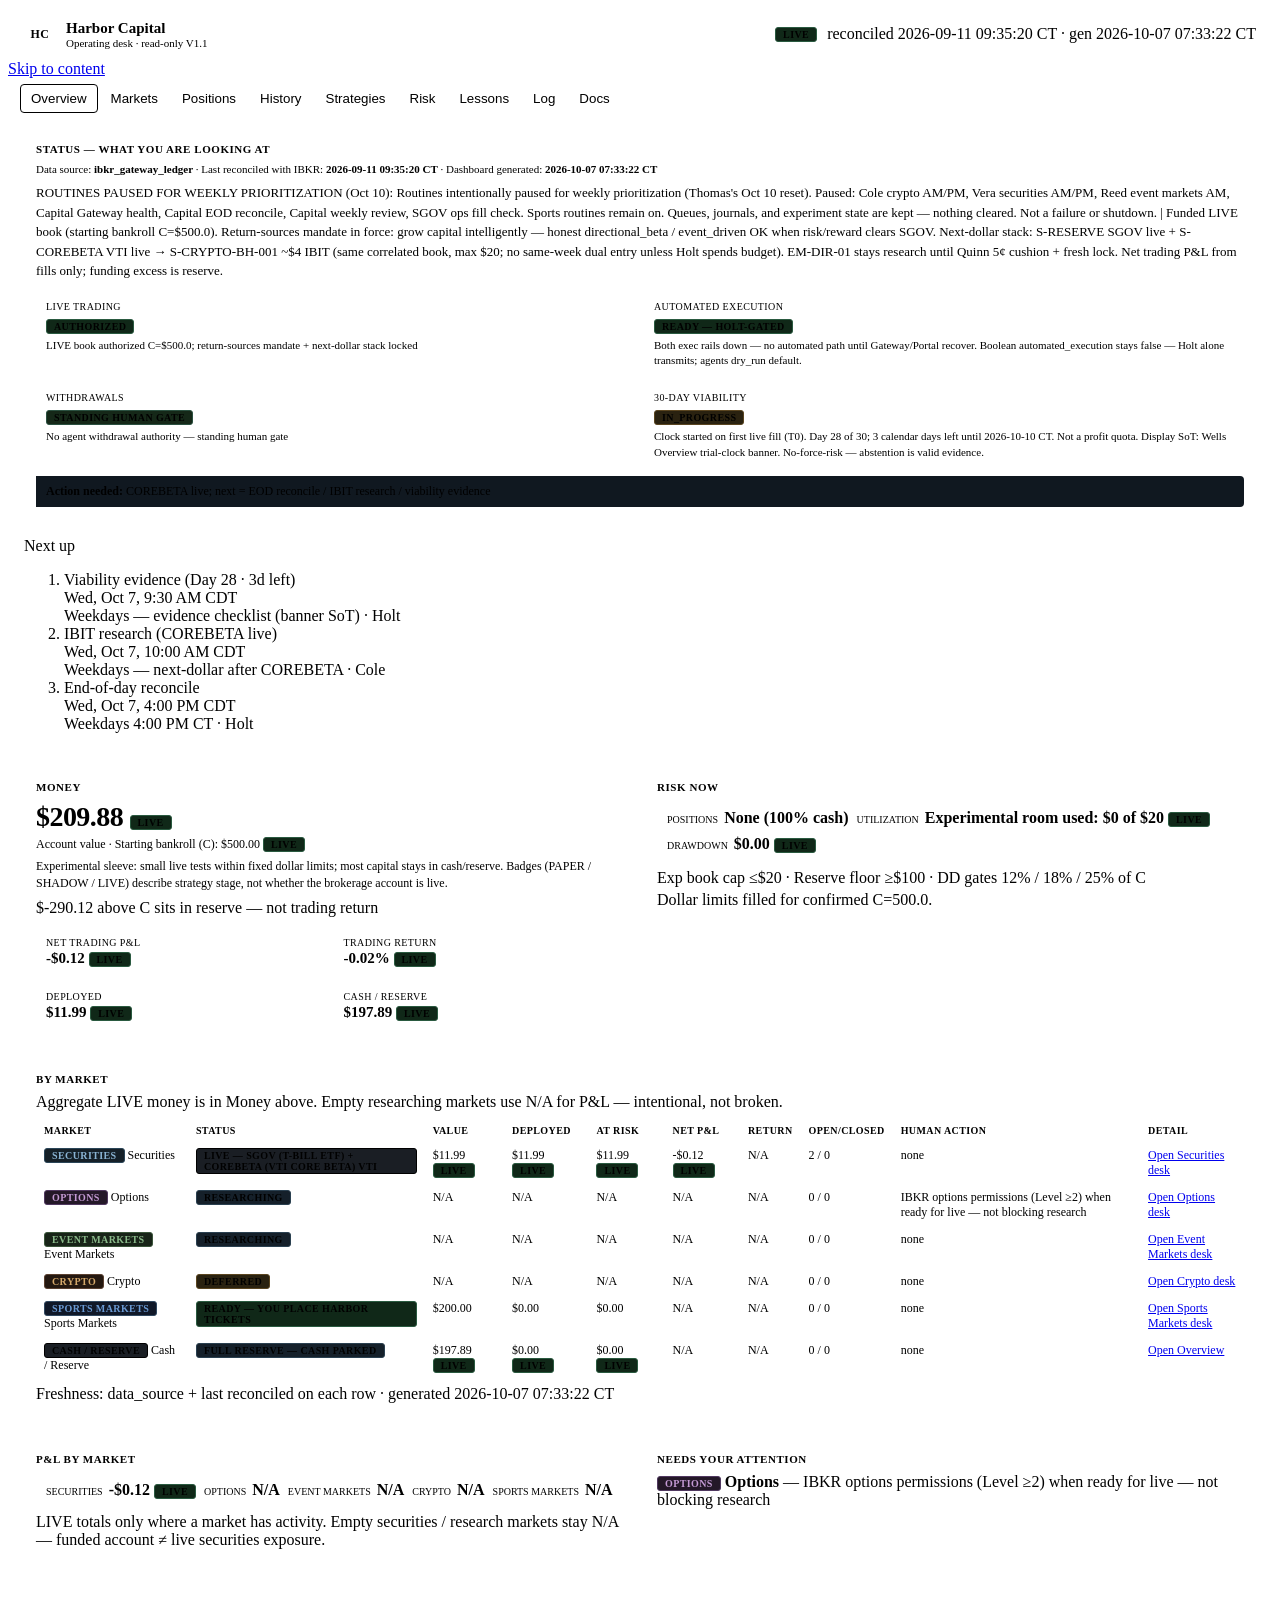
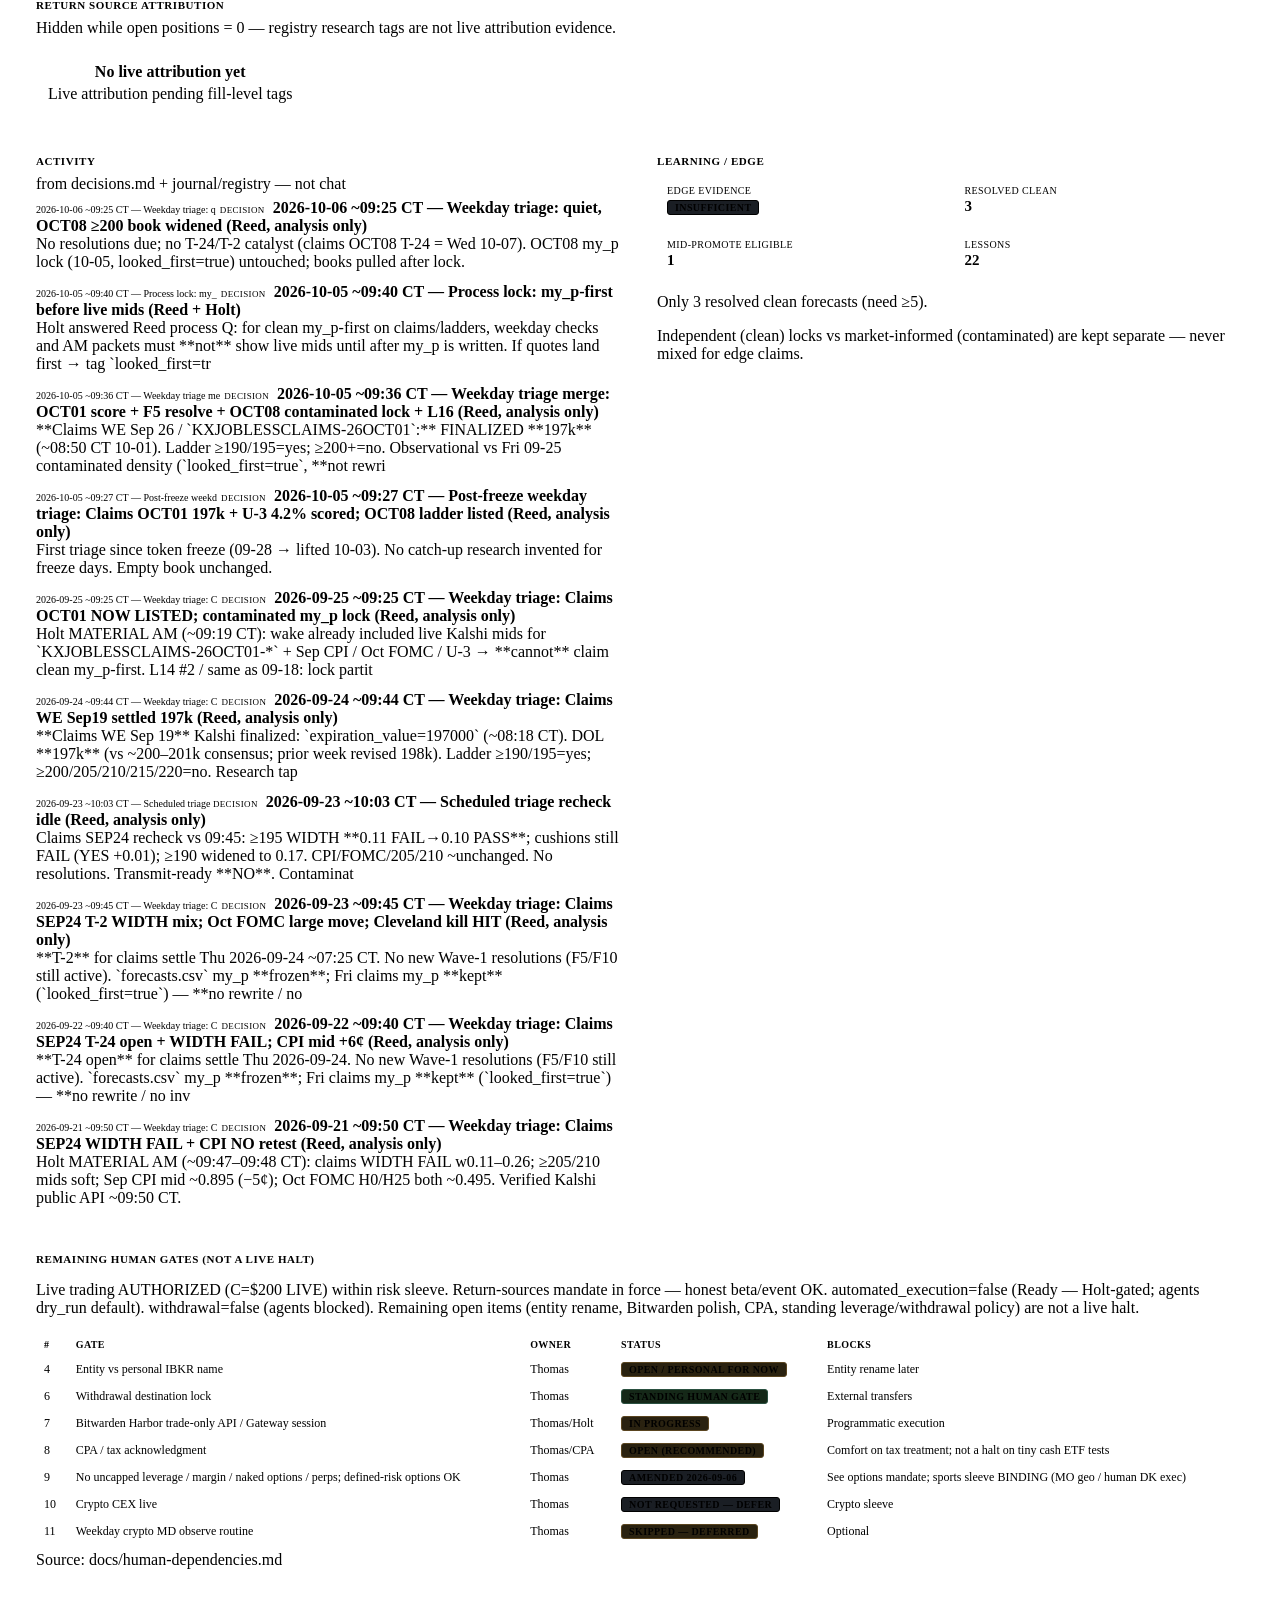
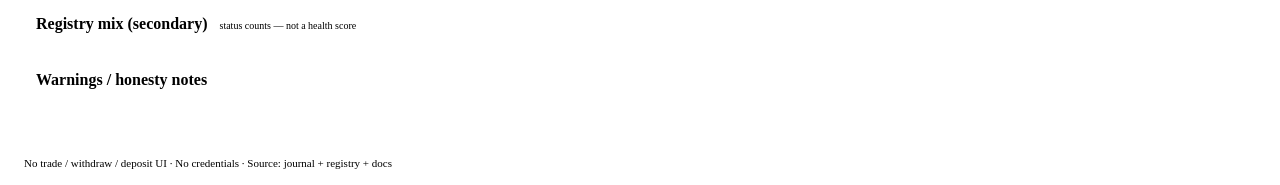
<file: index.html>
<!DOCTYPE html>
<html lang="en">
<head>
<script>
/* Public github.io → authenticated console (cheap redirect; gate enforces auth) */
(function () {
  try {
    if (location.hostname === "elephantharbor.github.io") {
      location.replace(
        "https://console.elephantharbor.com" +
          location.pathname +
          location.search +
          location.hash
      );
    }
  } catch (e) {}
})();
</script>

  <meta charset="utf-8" />
  <meta name="viewport" content="width=device-width, initial-scale=1" />
  <title>Harbor Capital — Operating Desk</title>
  <link rel="stylesheet" href="https://elephantharbor.github.io/shared/eh-console.css?v=20260926way1" />
  <script>(function(){try{var t=localStorage.getItem('eh-console-theme');document.documentElement.setAttribute('data-theme',(t==='light'||t==='dark')?t:'dark');}catch(e){document.documentElement.setAttribute('data-theme','dark');}})();</script>
  <link rel="stylesheet" href="static/segment.css?v=20261011sp5" />
</head>
<body class="eh-capital">
  <header class="topbar">
    <div class="brand">
      <span class="mark">HC</span>
      <div>
        <h1>Harbor Capital</h1>
        <p class="sub">Operating desk · read-only V1.1</p>
      </div>
    </div>
    <div class="top-meta" id="top-meta">
      <span class="badge badge-live">LIVE</span>
      <span class="muted" id="gen-at">—</span>
    </div>
  </header>

    <a class="skip-link" href="#app">Skip to content</a>
  <nav class="wayhome" aria-label="Elephant Harbor"></nav>
  <nav class="nav" id="nav" aria-label="Primary">
    <button data-view="overview" class="active">Overview</button>
    <button data-view="markets" data-markets-root="1">Markets</button>
    <button data-view="positions">Positions</button>
    <button data-view="history">History</button>
    <button data-view="strategies">Strategies</button>
    <button data-view="risk">Risk</button>
    <button data-view="lessons">Lessons</button>
    <button data-view="log">Log</button>
    <button data-view="docs">Docs</button>
  </nav>
  <nav class="nav markets-subnav" id="markets-subnav" aria-label="Markets" hidden>
    <button type="button" data-view="market-securities">Securities</button>
    <button type="button" data-view="market-options">Options</button>
    <button type="button" data-view="market-event">Event Markets</button>
    <button type="button" data-view="market-crypto">Crypto</button>
    <button type="button" data-view="market-sports">Sports</button>
    <button type="button" data-view="sports-predictions">Sports Predictions</button>
  </nav>

  <main id="app">
    <p class="loading">Loading snapshot…</p>
  </main>

  <footer class="foot">
    <span>No trade / withdraw / deposit UI · No credentials · Source: journal + registry + docs</span>
  </footer>

  <script src="https://elephantharbor.github.io/shared/eh-wayhome.js?v=20260926way1"></script>
  <script src="https://elephantharbor.github.io/shared/eh-theme.js?v=20260911av"></script>
  <script src="https://elephantharbor.github.io/shared/eh-session-log.js?v=20260911av"></script>
  <script src="https://elephantharbor.github.io/shared/eh-active-ventures.js?v=20260911av"></script>
  <script src="static/app.js?v=20261011sp5"></script>
</body>
</html>
</file>
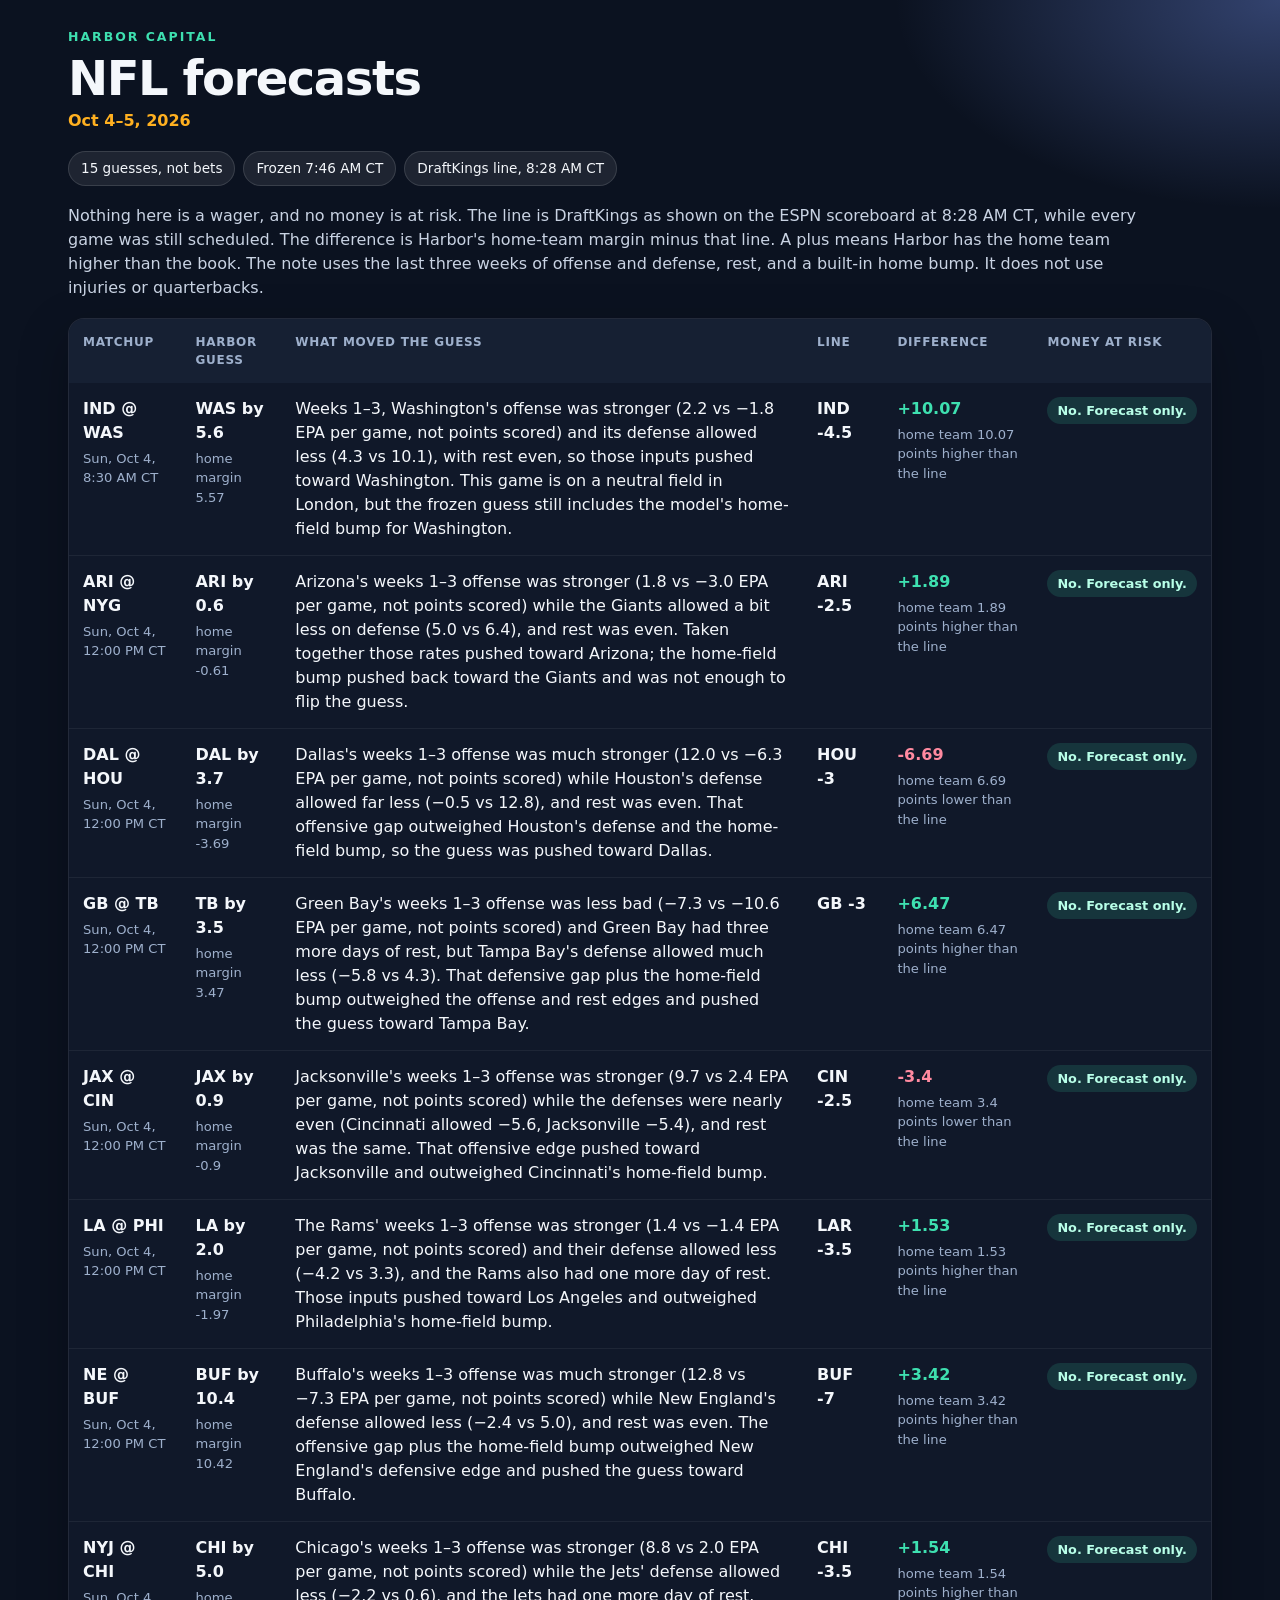
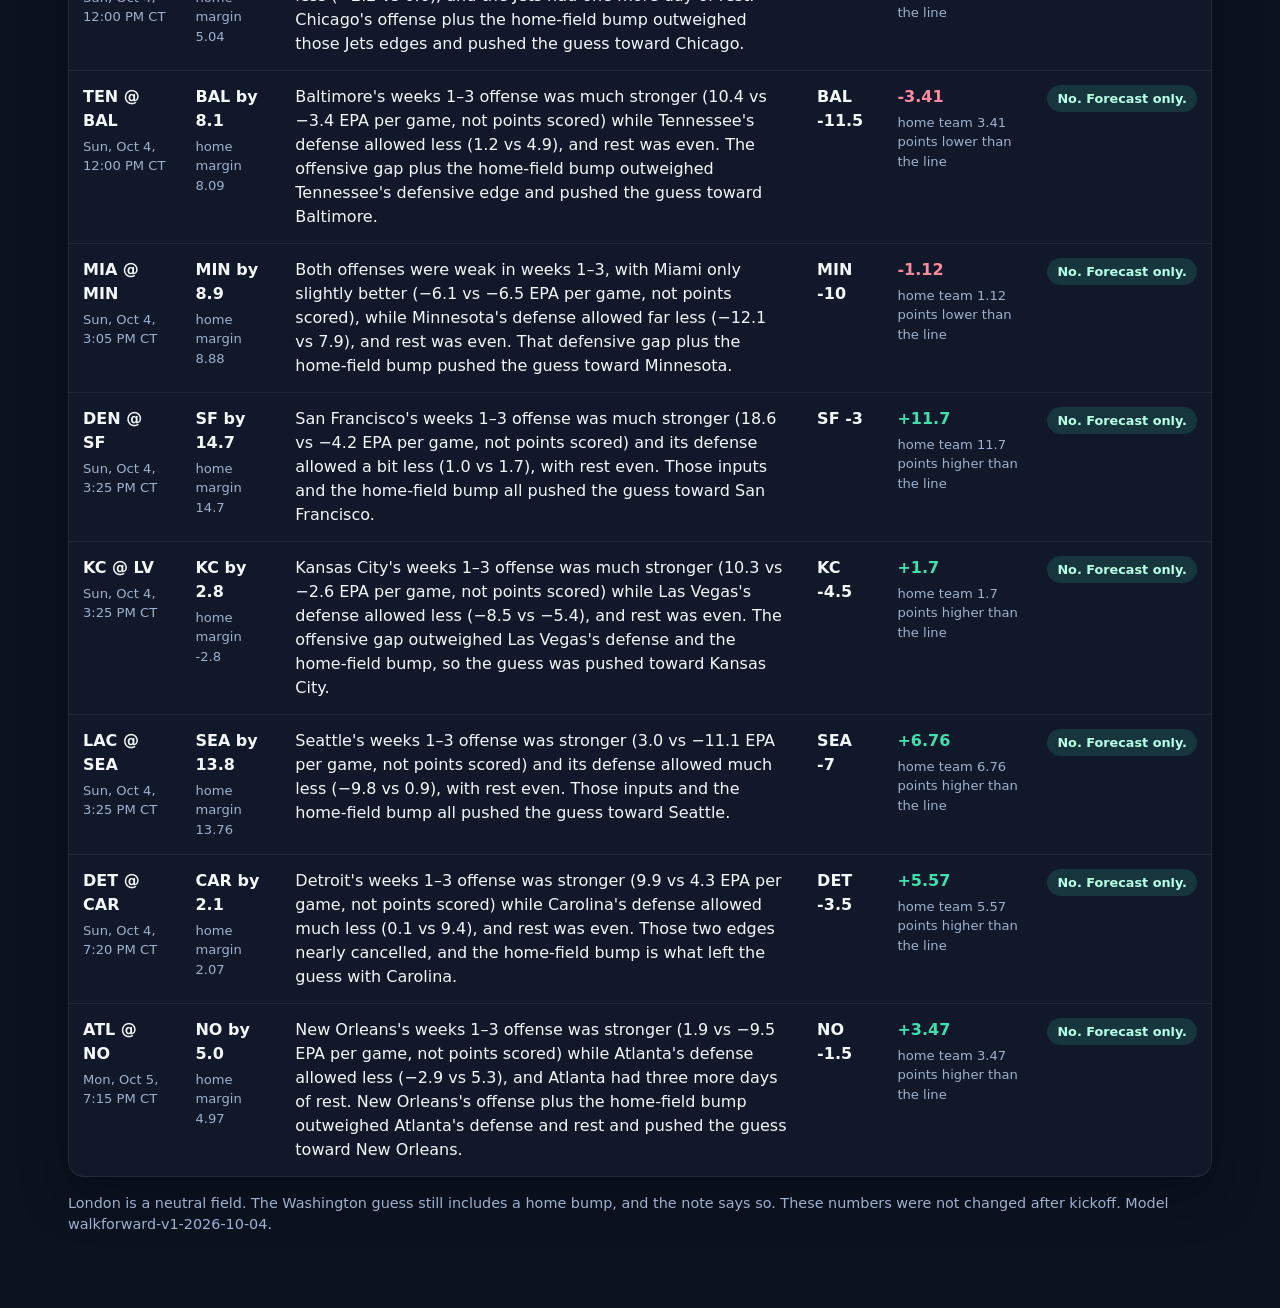
<file: public/nfl-forecasts-2026-10-04.html>
<!DOCTYPE html>
<html lang="en">
<head>
<meta charset="utf-8">
<meta name="viewport" content="width=device-width, initial-scale=1">
<title>Harbor NFL forecasts, Oct 4–5, 2026</title>
<style>
  :root { color-scheme: dark; }
  * { box-sizing: border-box; }
  body {
    margin: 0;
    font: 16px/1.5 "Segoe UI", system-ui, sans-serif;
    color: #f4f7fb;
    background:
      radial-gradient(900px 420px at 8% -10%, rgba(62, 224, 176, 0.28), transparent 60%),
      radial-gradient(700px 380px at 100% 0%, rgba(124, 156, 255, 0.35), transparent 55%),
      #0b1220;
  }
  main { max-width: 1180px; margin: 0 auto; padding: 28px 18px 72px; }
  .hero { margin-bottom: 18px; }
  .kicker {
    margin: 0 0 6px;
    font-size: 0.78rem;
    font-weight: 700;
    letter-spacing: 0.16em;
    text-transform: uppercase;
    color: #3ee0b0;
  }
  h1 { margin: 0; font-size: clamp(2rem, 4vw, 3rem); line-height: 1.05; letter-spacing: -0.03em; }
  .when { margin: 6px 0 0; color: #ffb020; font-weight: 700; }
  .chips { display: flex; flex-wrap: wrap; gap: 8px; margin: 18px 0; }
  .chips span {
    background: rgba(255,255,255,0.08);
    border: 1px solid rgba(255,255,255,0.12);
    border-radius: 999px;
    padding: 6px 12px;
    font-size: 0.85rem;
  }
  .lead { color: #c9d3e3; max-width: 68rem; margin: 0 0 18px; }
  .wrap {
    overflow-x: auto;
    border-radius: 16px;
    background: rgba(18, 26, 43, 0.92);
    border: 1px solid rgba(255,255,255,0.08);
    box-shadow: 0 18px 50px rgba(0,0,0,0.28);
  }
  table { width: 100%; border-collapse: collapse; min-width: 860px; }
  th, td { text-align: left; vertical-align: top; padding: 14px 14px; }
  th {
    font-size: 0.75rem;
    letter-spacing: 0.06em;
    text-transform: uppercase;
    color: #9eb0cc;
    background: #162033;
    position: sticky;
    top: 0;
  }
  tr + tr td { border-top: 1px solid rgba(255,255,255,0.06); }
  tbody tr:hover td { background: rgba(62, 224, 176, 0.06); }
  .sub { display: block; margin-top: 4px; color: #9eb0cc; font-size: 0.82rem; font-weight: 500; }
  .up { color: #3ee0b0; }
  .down { color: #ff8aa0; }
  .safe {
    display: inline-block;
    background: rgba(62, 224, 176, 0.14);
    color: #b8ffe8;
    border-radius: 999px;
    padding: 4px 10px;
    font-size: 0.8rem;
    font-weight: 700;
    white-space: nowrap;
  }
  footer { margin-top: 16px; color: #9eb0cc; font-size: 0.9rem; }
</style>
</head>
<body>
<main>
  <header class="hero">
    <p class="kicker">Harbor Capital</p>
    <h1>NFL forecasts</h1>
    <p class="when">Oct 4–5, 2026</p>
  </header>
  <div class="chips">
    <span>15 guesses, not bets</span>
    <span>Frozen 7:46 AM CT</span>
    <span>DraftKings line, 8:28 AM CT</span>
  </div>
  <p class="lead">Nothing here is a wager, and no money is at risk. The line is DraftKings as shown on the ESPN scoreboard at 8:28 AM CT, while every game was still scheduled. The difference is Harbor's home-team margin minus that line. A plus means Harbor has the home team higher than the book. The note uses the last three weeks of offense and defense, rest, and a built-in home bump. It does not use injuries or quarterbacks.</p>
  <div class="wrap">
  <table>
    <thead><tr>
      <th>Matchup</th><th>Harbor guess</th><th>What moved the guess</th><th>Line</th><th>Difference</th><th>Money at risk</th>
    </tr></thead>
    <tbody>
    <tr>
<td><strong>IND @ WAS</strong><br><span class="sub">Sun, Oct 4, 8:30 AM CT</span></td>
<td><strong>WAS by 5.6</strong><br><span class="sub">home margin 5.57</span></td>
<td>Weeks 1–3, Washington's offense was stronger (2.2 vs −1.8 EPA per game, not points scored) and its defense allowed less (4.3 vs 10.1), with rest even, so those inputs pushed toward Washington. This game is on a neutral field in London, but the frozen guess still includes the model's home-field bump for Washington.</td>
<td><strong>IND -4.5</strong></td>
<td><strong class="up">+10.07</strong><br><span class="sub">home team 10.07 points higher than the line</span></td>
<td><span class="safe">No. Forecast only.</span></td>
</tr><tr>
<td><strong>ARI @ NYG</strong><br><span class="sub">Sun, Oct 4, 12:00 PM CT</span></td>
<td><strong>ARI by 0.6</strong><br><span class="sub">home margin -0.61</span></td>
<td>Arizona's weeks 1–3 offense was stronger (1.8 vs −3.0 EPA per game, not points scored) while the Giants allowed a bit less on defense (5.0 vs 6.4), and rest was even. Taken together those rates pushed toward Arizona; the home-field bump pushed back toward the Giants and was not enough to flip the guess.</td>
<td><strong>ARI -2.5</strong></td>
<td><strong class="up">+1.89</strong><br><span class="sub">home team 1.89 points higher than the line</span></td>
<td><span class="safe">No. Forecast only.</span></td>
</tr><tr>
<td><strong>DAL @ HOU</strong><br><span class="sub">Sun, Oct 4, 12:00 PM CT</span></td>
<td><strong>DAL by 3.7</strong><br><span class="sub">home margin -3.69</span></td>
<td>Dallas's weeks 1–3 offense was much stronger (12.0 vs −6.3 EPA per game, not points scored) while Houston's defense allowed far less (−0.5 vs 12.8), and rest was even. That offensive gap outweighed Houston's defense and the home-field bump, so the guess was pushed toward Dallas.</td>
<td><strong>HOU -3</strong></td>
<td><strong class="down">-6.69</strong><br><span class="sub">home team 6.69 points lower than the line</span></td>
<td><span class="safe">No. Forecast only.</span></td>
</tr><tr>
<td><strong>GB @ TB</strong><br><span class="sub">Sun, Oct 4, 12:00 PM CT</span></td>
<td><strong>TB by 3.5</strong><br><span class="sub">home margin 3.47</span></td>
<td>Green Bay's weeks 1–3 offense was less bad (−7.3 vs −10.6 EPA per game, not points scored) and Green Bay had three more days of rest, but Tampa Bay's defense allowed much less (−5.8 vs 4.3). That defensive gap plus the home-field bump outweighed the offense and rest edges and pushed the guess toward Tampa Bay.</td>
<td><strong>GB -3</strong></td>
<td><strong class="up">+6.47</strong><br><span class="sub">home team 6.47 points higher than the line</span></td>
<td><span class="safe">No. Forecast only.</span></td>
</tr><tr>
<td><strong>JAX @ CIN</strong><br><span class="sub">Sun, Oct 4, 12:00 PM CT</span></td>
<td><strong>JAX by 0.9</strong><br><span class="sub">home margin -0.9</span></td>
<td>Jacksonville's weeks 1–3 offense was stronger (9.7 vs 2.4 EPA per game, not points scored) while the defenses were nearly even (Cincinnati allowed −5.6, Jacksonville −5.4), and rest was the same. That offensive edge pushed toward Jacksonville and outweighed Cincinnati's home-field bump.</td>
<td><strong>CIN -2.5</strong></td>
<td><strong class="down">-3.4</strong><br><span class="sub">home team 3.4 points lower than the line</span></td>
<td><span class="safe">No. Forecast only.</span></td>
</tr><tr>
<td><strong>LA @ PHI</strong><br><span class="sub">Sun, Oct 4, 12:00 PM CT</span></td>
<td><strong>LA by 2.0</strong><br><span class="sub">home margin -1.97</span></td>
<td>The Rams' weeks 1–3 offense was stronger (1.4 vs −1.4 EPA per game, not points scored) and their defense allowed less (−4.2 vs 3.3), and the Rams also had one more day of rest. Those inputs pushed toward Los Angeles and outweighed Philadelphia's home-field bump.</td>
<td><strong>LAR -3.5</strong></td>
<td><strong class="up">+1.53</strong><br><span class="sub">home team 1.53 points higher than the line</span></td>
<td><span class="safe">No. Forecast only.</span></td>
</tr><tr>
<td><strong>NE @ BUF</strong><br><span class="sub">Sun, Oct 4, 12:00 PM CT</span></td>
<td><strong>BUF by 10.4</strong><br><span class="sub">home margin 10.42</span></td>
<td>Buffalo's weeks 1–3 offense was much stronger (12.8 vs −7.3 EPA per game, not points scored) while New England's defense allowed less (−2.4 vs 5.0), and rest was even. The offensive gap plus the home-field bump outweighed New England's defensive edge and pushed the guess toward Buffalo.</td>
<td><strong>BUF -7</strong></td>
<td><strong class="up">+3.42</strong><br><span class="sub">home team 3.42 points higher than the line</span></td>
<td><span class="safe">No. Forecast only.</span></td>
</tr><tr>
<td><strong>NYJ @ CHI</strong><br><span class="sub">Sun, Oct 4, 12:00 PM CT</span></td>
<td><strong>CHI by 5.0</strong><br><span class="sub">home margin 5.04</span></td>
<td>Chicago's weeks 1–3 offense was stronger (8.8 vs 2.0 EPA per game, not points scored) while the Jets' defense allowed less (−2.2 vs 0.6), and the Jets had one more day of rest. Chicago's offense plus the home-field bump outweighed those Jets edges and pushed the guess toward Chicago.</td>
<td><strong>CHI -3.5</strong></td>
<td><strong class="up">+1.54</strong><br><span class="sub">home team 1.54 points higher than the line</span></td>
<td><span class="safe">No. Forecast only.</span></td>
</tr><tr>
<td><strong>TEN @ BAL</strong><br><span class="sub">Sun, Oct 4, 12:00 PM CT</span></td>
<td><strong>BAL by 8.1</strong><br><span class="sub">home margin 8.09</span></td>
<td>Baltimore's weeks 1–3 offense was much stronger (10.4 vs −3.4 EPA per game, not points scored) while Tennessee's defense allowed less (1.2 vs 4.9), and rest was even. The offensive gap plus the home-field bump outweighed Tennessee's defensive edge and pushed the guess toward Baltimore.</td>
<td><strong>BAL -11.5</strong></td>
<td><strong class="down">-3.41</strong><br><span class="sub">home team 3.41 points lower than the line</span></td>
<td><span class="safe">No. Forecast only.</span></td>
</tr><tr>
<td><strong>MIA @ MIN</strong><br><span class="sub">Sun, Oct 4, 3:05 PM CT</span></td>
<td><strong>MIN by 8.9</strong><br><span class="sub">home margin 8.88</span></td>
<td>Both offenses were weak in weeks 1–3, with Miami only slightly better (−6.1 vs −6.5 EPA per game, not points scored), while Minnesota's defense allowed far less (−12.1 vs 7.9), and rest was even. That defensive gap plus the home-field bump pushed the guess toward Minnesota.</td>
<td><strong>MIN -10</strong></td>
<td><strong class="down">-1.12</strong><br><span class="sub">home team 1.12 points lower than the line</span></td>
<td><span class="safe">No. Forecast only.</span></td>
</tr><tr>
<td><strong>DEN @ SF</strong><br><span class="sub">Sun, Oct 4, 3:25 PM CT</span></td>
<td><strong>SF by 14.7</strong><br><span class="sub">home margin 14.7</span></td>
<td>San Francisco's weeks 1–3 offense was much stronger (18.6 vs −4.2 EPA per game, not points scored) and its defense allowed a bit less (1.0 vs 1.7), with rest even. Those inputs and the home-field bump all pushed the guess toward San Francisco.</td>
<td><strong>SF -3</strong></td>
<td><strong class="up">+11.7</strong><br><span class="sub">home team 11.7 points higher than the line</span></td>
<td><span class="safe">No. Forecast only.</span></td>
</tr><tr>
<td><strong>KC @ LV</strong><br><span class="sub">Sun, Oct 4, 3:25 PM CT</span></td>
<td><strong>KC by 2.8</strong><br><span class="sub">home margin -2.8</span></td>
<td>Kansas City's weeks 1–3 offense was much stronger (10.3 vs −2.6 EPA per game, not points scored) while Las Vegas's defense allowed less (−8.5 vs −5.4), and rest was even. The offensive gap outweighed Las Vegas's defense and the home-field bump, so the guess was pushed toward Kansas City.</td>
<td><strong>KC -4.5</strong></td>
<td><strong class="up">+1.7</strong><br><span class="sub">home team 1.7 points higher than the line</span></td>
<td><span class="safe">No. Forecast only.</span></td>
</tr><tr>
<td><strong>LAC @ SEA</strong><br><span class="sub">Sun, Oct 4, 3:25 PM CT</span></td>
<td><strong>SEA by 13.8</strong><br><span class="sub">home margin 13.76</span></td>
<td>Seattle's weeks 1–3 offense was stronger (3.0 vs −11.1 EPA per game, not points scored) and its defense allowed much less (−9.8 vs 0.9), with rest even. Those inputs and the home-field bump all pushed the guess toward Seattle.</td>
<td><strong>SEA -7</strong></td>
<td><strong class="up">+6.76</strong><br><span class="sub">home team 6.76 points higher than the line</span></td>
<td><span class="safe">No. Forecast only.</span></td>
</tr><tr>
<td><strong>DET @ CAR</strong><br><span class="sub">Sun, Oct 4, 7:20 PM CT</span></td>
<td><strong>CAR by 2.1</strong><br><span class="sub">home margin 2.07</span></td>
<td>Detroit's weeks 1–3 offense was stronger (9.9 vs 4.3 EPA per game, not points scored) while Carolina's defense allowed much less (0.1 vs 9.4), and rest was even. Those two edges nearly cancelled, and the home-field bump is what left the guess with Carolina.</td>
<td><strong>DET -3.5</strong></td>
<td><strong class="up">+5.57</strong><br><span class="sub">home team 5.57 points higher than the line</span></td>
<td><span class="safe">No. Forecast only.</span></td>
</tr><tr>
<td><strong>ATL @ NO</strong><br><span class="sub">Mon, Oct 5, 7:15 PM CT</span></td>
<td><strong>NO by 5.0</strong><br><span class="sub">home margin 4.97</span></td>
<td>New Orleans's weeks 1–3 offense was stronger (1.9 vs −9.5 EPA per game, not points scored) while Atlanta's defense allowed less (−2.9 vs 5.3), and Atlanta had three more days of rest. New Orleans's offense plus the home-field bump outweighed Atlanta's defense and rest and pushed the guess toward New Orleans.</td>
<td><strong>NO -1.5</strong></td>
<td><strong class="up">+3.47</strong><br><span class="sub">home team 3.47 points higher than the line</span></td>
<td><span class="safe">No. Forecast only.</span></td>
</tr>
    </tbody>
  </table>
  </div>
  <footer>London is a neutral field. The Washington guess still includes a home bump, and the note says so. These numbers were not changed after kickoff. Model walkforward-v1-2026-10-04.</footer>
</main>
</body>
</html>
</file>
<file: static/segment.css>
/* Capital desk segment layer — tokens/chrome from eh-console.css. Do not redefine --bg/--text/--segment. */

.topbar {
  display: flex; justify-content: space-between; align-items: center;
  padding: 10px 16px; border-bottom: 1px solid var(--border); background: var(--bg2);
}
.brand { display: flex; gap: 10px; align-items: center; }
.mark {
  width: 32px; height: 32px; display: grid; place-items: center;
  background: var(--bg3); border: 1px solid var(--border); border-radius: 4px;
  font-weight: 700; letter-spacing: 0.04em; color: var(--accent); font-size: 12px;
}
.topbar h1 { margin: 0; font-size: 15px; font-weight: 600; }
.sub { margin: 0; color: var(--muted); font-size: 11px; }
.top-meta { display: flex; gap: 10px; align-items: center; }

.nav {
  display: flex; flex-wrap: wrap; gap: 2px; padding: 6px 12px;
  border-bottom: 1px solid var(--border); background: var(--bg);
  position: sticky; top: 0; z-index: 10;
}
.nav button {
  background: transparent; border: 1px solid transparent; color: var(--muted);
  padding: 6px 10px; border-radius: 4px;
}
.nav button:hover { color: var(--text); background: var(--bg2); }
.nav button.active {
  color: var(--text); background: var(--bg3); border-color: var(--border);
}

main { padding: 12px 16px 40px; }
.foot {
  border-top: 1px solid var(--border); padding: 8px 16px;
  color: var(--dim); font-size: 11px;
}

.badge {
  display: inline-block; padding: 1px 7px; border-radius: 3px;
  font-size: 10px; font-weight: 650; letter-spacing: 0.04em; text-transform: uppercase;
  border: 1px solid transparent;
}
.badge-paper { background: #2a2410; color: var(--paper); border-color: #5a4a18; }
.badge-shadow { background: #1a222a; color: var(--shadow); border-color: #3a4550; }
.badge-live { background: #102818; color: var(--live); border-color: #2a5a40; }
.badge-na { background: #1a1e24; color: var(--muted); border-color: var(--border); }
.badge-rejected, .badge-killed { background: #2a1515; color: var(--danger); border-color: #5a3030; }
.badge-paused, .badge-deferred { background: #2a2210; color: var(--warn); border-color: #5a4520; }
.badge-idea, .badge-researching { background: #15202a; color: var(--accent); border-color: #2a4050; }
.badge-open { background: #2a2210; color: var(--warn); border-color: #5a4520; }
.badge-standing { background: #152818; color: var(--ok); border-color: #2a5040; }

.muted { color: var(--muted); }
.dim { color: var(--dim); }
.loading { color: var(--muted); padding: 24px; }

.grid { display: grid; gap: 10px; }
.grid-2 { grid-template-columns: 1fr 1fr; }
.grid-3 { grid-template-columns: 1fr 1fr 1fr; }
.grid-4 { grid-template-columns: repeat(4, 1fr); }
@media (max-width: 900px) {
  .grid-2, .grid-3, .grid-4 { grid-template-columns: 1fr; }
  .kpi-row { grid-template-columns: 1fr 1fr !important; }
}

.card {
  background: var(--bg2); border: 1px solid var(--border); border-radius: 6px; padding: 12px;
}
.card h2, .card h3 { margin: 0 0 8px; font-size: 12px; font-weight: 650; color: var(--muted); text-transform: uppercase; letter-spacing: 0.05em; }
.card h2 { font-size: 11px; }

.hero-value {
  font-size: 28px; font-weight: 650; letter-spacing: -0.02em; margin: 4px 0;
  font-variant-numeric: tabular-nums;
}
.hero-note { color: var(--paper); font-size: 12px; margin: 0; }

.kpi-row { display: grid; grid-template-columns: repeat(5, 1fr); gap: 8px; margin: 10px 0; }
.kpi {
  background: var(--bg3); border: 1px solid var(--border); border-radius: 5px; padding: 8px 10px;
}
.kpi .label { color: var(--muted); font-size: 10px; text-transform: uppercase; letter-spacing: 0.04em; }
.kpi .val { font-size: 15px; font-weight: 600; margin-top: 2px; font-variant-numeric: tabular-nums; }

.table-wrap { overflow-x: auto; }
table.data {
  width: 100%; border-collapse: collapse; font-size: 12px;
}
table.data th, table.data td {
  text-align: left; padding: 6px 8px; border-bottom: 1px solid var(--border);
  vertical-align: top;
}
table.data th {
  color: var(--muted); font-weight: 600; font-size: 10px;
  text-transform: uppercase; letter-spacing: 0.04em; background: var(--bg3);
  position: sticky; top: 0;
}
table.data tr:hover td { background: rgba(255,255,255,0.02); }

.empty {
  padding: 18px 12px; text-align: center; color: var(--muted);
  border: 1px dashed var(--border); border-radius: 5px; background: var(--bg3);
}
.empty strong { display: block; color: var(--text); margin-bottom: 4px; }

.callout {
  border-left: 3px solid var(--paper); background: #1a1810; padding: 8px 10px;
  margin: 8px 0; font-size: 12px; border-radius: 0 4px 4px 0;
}
.callout.warn { border-left-color: var(--warn); background: #1a1610; }
.callout.ok { border-left-color: var(--ok); background: #101810; }
.callout.info { border-left-color: var(--accent); background: #101820; }

.strip {
  display: flex; flex-wrap: wrap; gap: 8px; align-items: center;
  padding: 8px 10px; background: var(--bg3); border: 1px solid var(--border); border-radius: 5px;
}
.strip .item { display: flex; gap: 6px; align-items: baseline; }
.strip .item .k { color: var(--muted); font-size: 10px; text-transform: uppercase; }
.strip .item .v { font-weight: 600; font-variant-numeric: tabular-nums; }

.filters { display: flex; flex-wrap: wrap; gap: 8px; margin-bottom: 8px; align-items: center; }
.filters input, .filters select {
  background: var(--bg3); border: 1px solid var(--border); color: var(--text);
  padding: 5px 8px; border-radius: 4px; font: inherit;
}

.strategy-group { margin-bottom: 14px; }
.strategy-group .head {
  display: flex; gap: 8px; align-items: center; margin-bottom: 6px;
}
.strategy-cards {
  display: grid; grid-template-columns: repeat(auto-fill, minmax(280px, 1fr)); gap: 8px;
}
.strat-card {
  background: var(--bg3); border: 1px solid var(--border); border-radius: 5px; padding: 10px;
}
.strat-card .id { font-family: var(--mono); font-size: 12px; font-weight: 650; }
.strat-card .name { color: var(--muted); font-size: 11px; margin: 2px 0 6px; }
.strat-card .meta { color: var(--dim); font-size: 11px; }
.strat-card .hyp { margin-top: 6px; font-size: 12px; color: var(--text); }

.lesson {
  border-bottom: 1px solid var(--border); padding: 10px 0;
}
.lesson:last-child { border-bottom: 0; }
.lesson .id { font-family: var(--mono); color: var(--accent); font-weight: 650; }
.lesson .row { display: grid; grid-template-columns: 100px 1fr; gap: 6px; margin-top: 4px; }
.lesson .row .k { color: var(--muted); font-size: 11px; }
.lesson .row .v { font-size: 12px; }

.doc-sec {
  margin-bottom: 12px; border: 1px solid var(--border); border-radius: 5px; background: var(--bg2);
}
.doc-sec summary {
  padding: 8px 12px; cursor: pointer; font-weight: 650; color: var(--text);
  list-style: none;
}
.doc-sec summary::-webkit-details-marker { display: none; }
.doc-sec[open] summary { border-bottom: 1px solid var(--border); }
.doc-sec pre {
  margin: 0; padding: 10px 12px; white-space: pre-wrap; font-family: var(--mono);
  font-size: 11px; color: var(--muted); max-height: 320px; overflow: auto;
}
.doc-sec .path { color: var(--dim); font-size: 10px; font-weight: 400; margin-left: 8px; }

.activity li { margin: 0 0 6px; padding-bottom: 6px; border-bottom: 1px solid var(--border); list-style: none; }
.activity { margin: 0; padding: 0; }
.activity .ts { font-family: var(--mono); font-size: 10px; color: var(--dim); }
.activity .kind {
  display: inline-block; font-size: 9px; text-transform: uppercase; letter-spacing: 0.04em;
  color: var(--accent); margin-right: 4px;
}

.stack { display: flex; flex-direction: column; gap: 10px; }
.section-title { margin: 0 0 8px; font-size: 14px; font-weight: 650; }
.warn-list { margin: 0; padding-left: 16px; color: var(--muted); font-size: 11px; }

.badge-backtest { background: #1a2030; color: #8a9ab8; border-color: #3a4560; }

/* V1.1 remediation — minimal additions */
.status-panel .plain { margin: 8px 0 12px; font-size: 13px; line-height: 1.5; }
.status-grid {
  display: grid; grid-template-columns: repeat(2, 1fr); gap: 8px; margin-bottom: 8px;
}
@media (max-width: 900px) { .status-grid { grid-template-columns: 1fr; } }
.status-cell {
  background: var(--bg3); border: 1px solid var(--border); border-radius: 5px; padding: 8px 10px;
}
.status-cell .k { color: var(--muted); font-size: 10px; text-transform: uppercase; letter-spacing: 0.04em; }
.status-cell .v { margin: 4px 0; }
.status-cell .d { font-size: 11px; line-height: 1.4; }
.freshness { font-size: 11px; margin: 0 0 8px; }
.freshness strong { color: var(--text); font-weight: 600; }
.tip {
  border-bottom: 1px dotted var(--muted); cursor: help;
}
.strat-card .row-plain {
  display: grid; grid-template-columns: 88px 1fr; gap: 6px; margin-top: 4px; font-size: 12px;
}
.strat-card .row-plain .k { color: var(--muted); font-size: 10px; text-transform: uppercase; letter-spacing: 0.03em; }
.strat-card .row-plain .v { color: var(--text); }
.lesson .conclusion {
  font-size: 14px; font-weight: 650; margin-bottom: 6px; color: var(--text); line-height: 1.4;
}

/* V1.1 polish — sleeve caption + reconcile-null banner */
.sleeve-caption { margin: 6px 0 0; font-size: 12px; line-height: 1.45; max-width: 52rem; }
.reconcile-banner { margin: 0 0 10px; font-size: 12px; line-height: 1.5; }
.reconcile-banner strong { color: var(--text); }
/* Market taxonomy badges (lean) */
.badge-mkt-securities { background: #152028; color: #8ab4d4; border-color: #2a4558; }
.badge-mkt-options { background: #241828; color: #c49ad4; border-color: #503860; }
.badge-mkt-event { background: #182418; color: #8aba8a; border-color: #3a553a; }
.badge-mkt-crypto { background: #241810; color: #d4a86a; border-color: #5a4030; }
.badge-mkt-sports { background: #101828; color: #6a9ad4; border-color: #304860; }
.badge-mkt-na { background: #1a1e24; color: var(--muted); border-color: var(--border); }
.mkt-chip-row { display: flex; flex-wrap: wrap; gap: 8px; }
.mkt-chip {
  display: inline-flex; align-items: center; gap: 6px;
  background: var(--bg3); border: 1px solid var(--border); border-radius: 5px;
  padding: 6px 8px; font-size: 12px;
}
.mkt-chip strong { font-variant-numeric: tabular-nums; }
.market-cat-strip { margin: 0 0 8px; font-size: 12px; line-height: 1.5; }
.source-status { display: inline-flex; gap: 6px; align-items: center; margin-left: 6px; }
.src-chip {
  display: inline-block; font-size: 10px; font-family: var(--mono);
  color: var(--muted); background: var(--bg3); border: 1px solid var(--border);
  border-radius: 3px; padding: 1px 6px;
}
.filters .mkt-filter {
  background: var(--bg3); border: 1px solid var(--border); color: var(--muted);
  padding: 5px 9px; border-radius: 4px;
}
.filters .mkt-filter:hover { color: var(--text); }
.filters .mkt-filter.active {
  color: var(--text); border-color: var(--accent); background: #152028;
}

/* Markets secondary nav + drill-down identity (subtle) */
.markets-subnav {
  display: flex; flex-wrap: wrap; gap: 2px; padding: 4px 12px 6px;
  border-bottom: 1px solid var(--border); background: var(--bg2);
  position: sticky; top: 37px; z-index: 9;
}
.markets-subnav[hidden] { display: none !important; }
.markets-subnav button {
  background: transparent; border: 1px solid transparent; color: var(--muted);
  padding: 5px 10px; border-radius: 4px; font-size: 12px;
}
.markets-subnav button:hover { color: var(--text); background: var(--bg3); }
.markets-subnav button.active {
  color: var(--text); background: var(--bg3); border-color: var(--border);
}
.market-page-hero {
  display: flex; flex-wrap: wrap; gap: 10px; align-items: flex-start;
  justify-content: space-between; margin-bottom: 4px;
}
.market-page-hero .title-block h2.section-title { margin: 0; }
.market-page-hero .owner { font-size: 12px; color: var(--muted); margin-top: 2px; }
.market-qa .row-plain { display: grid; grid-template-columns: 140px 1fr; gap: 6px 10px; margin: 4px 0; }
.market-qa .row-plain .k { color: var(--muted); font-size: 11px; text-transform: uppercase; letter-spacing: 0.04em; }
.market-qa .row-plain .v { font-size: 13px; }
.tag-harbor-live { background: #102818; color: var(--live); border-color: #2a5a40; }
.tag-harbor-shadow { background: #1a222a; color: var(--shadow); border-color: #3a4550; }
.tag-personal { background: #2a2410; color: var(--paper); border-color: #5a4a18; }
.market-accent-securities { border-top: 2px solid #2a4558; }
.market-accent-options { border-top: 2px solid #503860; }
.market-accent-event { border-top: 2px solid #3a553a; }
.market-accent-crypto { border-top: 2px solid #5a4030; }
.market-accent-sports { border-top: 2px solid #304860; }
.markets-index .mkt-card {
  cursor: pointer; text-decoration: none; color: inherit; display: block;
}
.markets-index .mkt-card:hover { border-color: var(--accent); }

/* Sports Predictions (2026-10-10) — opaque cards, mobile-first */
.sp-page .card { background: var(--bg2); }
.sp-head-row { display: flex; justify-content: space-between; align-items: flex-start; gap: 10px; flex-wrap: wrap; }
.sp-badges { display: flex; flex-wrap: wrap; gap: 6px; margin: 4px 0; }
.sp-small { font-size: 12px; }
.sp-lifecycle { display: flex; flex-wrap: wrap; gap: 4px; align-items: center; margin-top: 8px; color: var(--muted); }
.sp-grid { display: grid; grid-template-columns: repeat(auto-fill, minmax(min(210px, 100%), 1fr)); gap: 4px 12px; margin: 6px 0; }
.sp-kv { display: flex; flex-direction: column; min-width: 0; padding: 3px 0; border-bottom: 1px solid var(--border); }
.sp-kv .k { font-size: 11px; color: var(--muted); }
.sp-kv .v { font-size: 13px; overflow-wrap: anywhere; }
.sp-two { display: grid; grid-template-columns: minmax(0, 1fr) minmax(0, 1fr); gap: 12px; }
.sp-page, .sp-page > *, .sp-two > *, .sp-rec, .sp-card { min-width: 0; }
.sp-rec, .sp-action-item, .sp-hist-row { background: var(--bg3); border: 1px solid var(--border); border-radius: 5px; padding: 8px 10px; margin: 6px 0; }
.sp-cards { display: grid; grid-template-columns: repeat(auto-fill, minmax(min(320px, 100%), 1fr)); gap: 8px; }
.sp-card { background: var(--bg3) !important; margin: 0; }
.sp-card > summary { cursor: pointer; list-style: none; }
.sp-card > summary::-webkit-details-marker { display: none; }
.sp-card-head { display: flex; flex-wrap: wrap; gap: 6px; align-items: center; }
.sp-card-fair { font-weight: 650; margin: 4px 0; }
.sp-detail h3, .sp-rec h3, .sp-page h3 { font-size: 11px; text-transform: uppercase; letter-spacing: .05em; color: var(--muted); margin: 10px 0 4px; }
.sp-detail p { margin: 0 0 6px; font-size: 13px; }
.sp-controls { display: flex; flex-wrap: wrap; justify-content: space-between; gap: 8px; margin: 6px 0 10px; }
.sp-filters { display: flex; flex-wrap: wrap; gap: 6px; align-items: center; margin: 4px 0; }
.sp-filters select, .sp-page input[type="search"], .sp-modal input { background: var(--bg3); color: var(--text); border: 1px solid var(--border); border-radius: 4px; padding: 5px 6px; font: inherit; font-size: 12px; }
.sp-list { margin: 0; padding-left: 16px; font-size: 12px; }
.sp-stale { margin-top: 6px; }
.sp-modal { position: fixed; inset: 0; background: rgba(0,0,0,.6); display: flex; align-items: flex-start; justify-content: center; padding: 16px; z-index: 50; overflow-y: auto; }
.sp-modal-box { width: 100%; max-width: 760px; min-width: 0; box-sizing: border-box; background: var(--bg2); overflow-wrap: anywhere; }
.sp-modal-box .sp-kv .v { display: flex; flex-direction: column; gap: 4px; }
.sp-chip { display: inline-flex; align-items: center; gap: 2px; font-size: 12px; padding: 1px 6px; border: 1px solid var(--border); border-radius: 10px; background: var(--bg3); }
.sp-preview { width: 100%; height: 360px; border: 1px solid var(--border); border-radius: 5px; background: #fff; margin: 8px 0; }
.sp-chips { display: flex; flex-wrap: wrap; gap: 4px; margin-bottom: 4px; }
.sp-x { background: none; border: 0; color: inherit; cursor: pointer; padding: 0 2px; }
@media (max-width: 700px) {
  .sp-two { grid-template-columns: minmax(0, 1fr); }
  .sp-cards { grid-template-columns: minmax(0, 1fr); }
  .sp-grid { grid-template-columns: minmax(0, 1fr) minmax(0, 1fr); }
  .sp-controls { flex-direction: column; }
  .sp-page input[type="search"] { width: 100%; }
}
@media (max-width: 420px) { .sp-grid { grid-template-columns: minmax(0, 1fr); } }
.sp-page .badge, .sp-modal .badge { white-space: normal; max-width: 100%; overflow-wrap: anywhere; }
</file>
